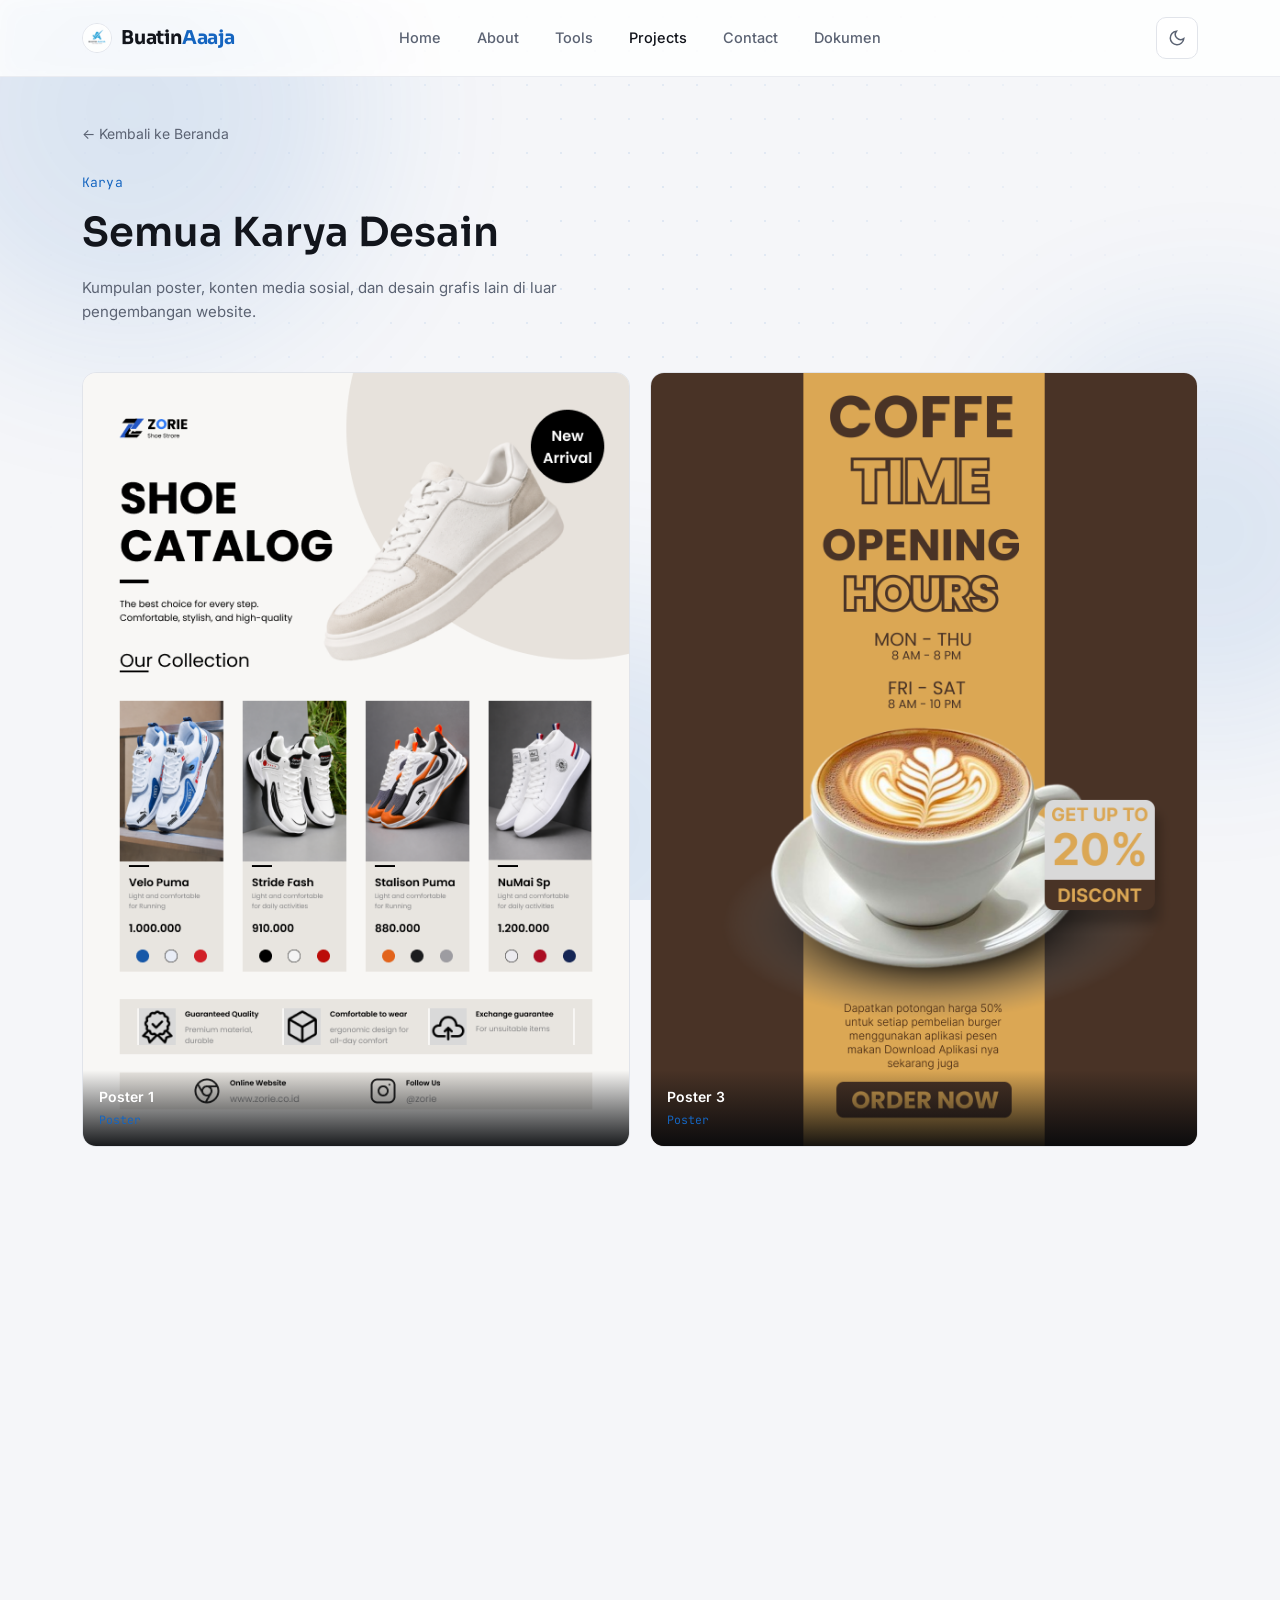
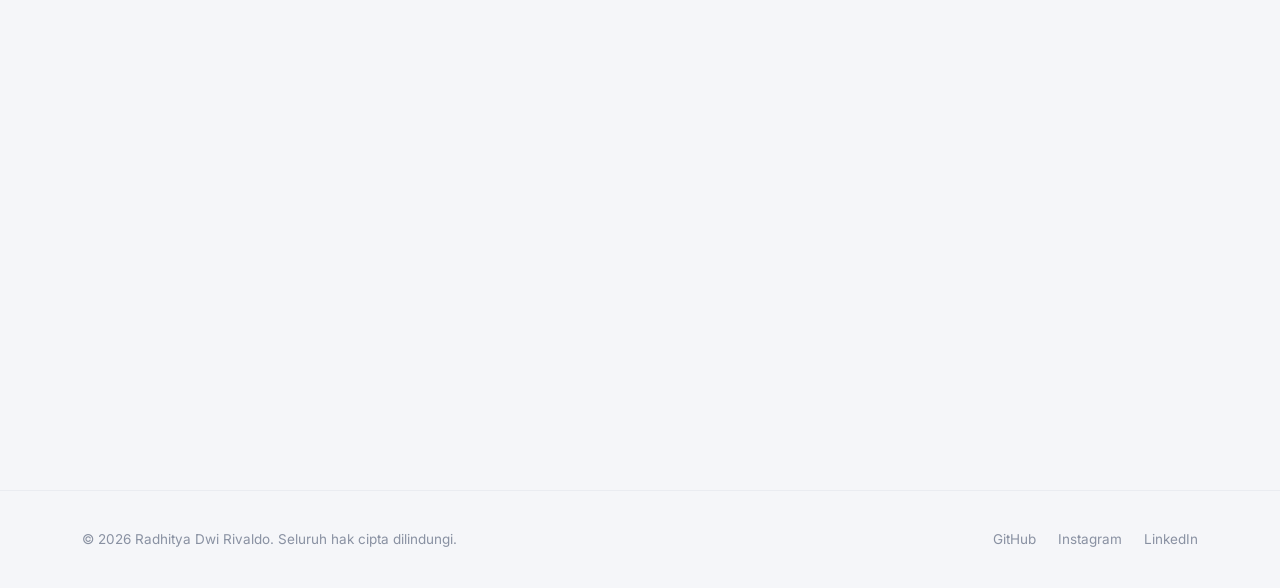
<file: designs.html>
<!DOCTYPE html>
<html lang="id">
<head>
<meta charset="UTF-8">
<meta name="viewport" content="width=device-width, initial-scale=1.0">
<title>Semua Karya Desain — Radhitya Dwi Rivaldo</title>
<link rel="preconnect" href="https://fonts.googleapis.com">
<link rel="preconnect" href="https://fonts.gstatic.com" crossorigin>
<link href="https://fonts.googleapis.com/css2?family=Sora:wght@400;500;600;700&family=Inter:wght@400;500;600&family=JetBrains+Mono:wght@400;500&display=swap" rel="stylesheet">
<script>
  (function(){
    var saved = localStorage.getItem('site_theme');
    var theme = saved || (window.matchMedia('(prefers-color-scheme: light)').matches ? 'light' : 'dark');
    if(theme === 'light') document.documentElement.setAttribute('data-theme', 'light');
  })();
</script>
<link rel="stylesheet" href="style.css">
</head>
<body>
<div class="bg-anim" aria-hidden="true"><span class="orb o1"></span><span class="orb o2"></span><span class="orb o3"></span></div>

<header>
  <nav class="wrap">
    <a href="index.html" class="logo">
      <img class="logo-mark" src="assets/logo.webp" alt="Logo" width="30" height="30">
      <span class="logo-text">Buatin<span>Aaaja</span></span>
    </a>
    <div class="nav-links">
      <a href="index.html#hero">Home</a>
      <a href="index.html#about">About</a>
      <a href="index.html#tools">Tools</a>
      <a href="index.html#projects" class="active">Projects</a>
      <a href="index.html#contact">Contact</a>
      <a href="dokumen.html">Dokumen</a>
    </div>
    <div class="nav-cta">
      <button class="theme-toggle" id="themeToggleBtn" aria-label="Ganti tema terang/gelap" type="button">
        <svg class="icon-sun" viewBox="0 0 24 24" fill="none" stroke="currentColor" stroke-width="2"><circle cx="12" cy="12" r="4"/><path d="M12 2v2M12 20v2M4.93 4.93l1.41 1.41M17.66 17.66l1.41 1.41M2 12h2M20 12h2M4.93 19.07l1.41-1.41M17.66 6.34l1.41-1.41"/></svg>
        <svg class="icon-moon" viewBox="0 0 24 24" fill="none" stroke="currentColor" stroke-width="2"><path d="M21 12.79A9 9 0 1 1 11.21 3 7 7 0 0 0 21 12.79z"/></svg>
      </button>
      <button class="hamburger" id="hamburgerBtn" aria-label="Buka menu navigasi">
        <svg id="iconMenu" viewBox="0 0 24 24" fill="none" stroke="currentColor" stroke-width="2"><line x1="3" y1="6" x2="21" y2="6"/><line x1="3" y1="12" x2="21" y2="12"/><line x1="3" y1="18" x2="21" y2="18"/></svg>
      </button>
    </div>
  </nav>
</header>
  <div class="mobile-panel" id="mobilePanel">
    <div class="mobile-panel-card">
      <div class="mp-head">
        <a href="index.html" class="mp-brand"><img class="logo-mark" src="assets/avatar-placeholder.svg" alt="Logo" width="30" height="30"><span class="mp-brand-text"><strong>BuatinAaaja</strong><small>Solusi Desain &amp; Web</small></span></a>
        <button type="button" class="mp-close" id="mpCloseBtn" aria-label="Tutup menu"><svg viewBox="0 0 24 24" fill="none" stroke="currentColor" stroke-width="2" stroke-linecap="round"><path d="M6 6l12 12M18 6 6 18"/></svg></button>
      </div>
      <div class="mp-links">
      <a href="index.html#hero"><span class="mp-ico"><svg viewBox="0 0 24 24" fill="none" stroke="currentColor" stroke-width="1.8" stroke-linecap="round" stroke-linejoin="round"><path d="M3 11.5 12 4l9 7.5"/><path d="M5 10v10h14V10"/></svg></span>Home</a>
      <a href="index.html#about"><span class="mp-ico"><svg viewBox="0 0 24 24" fill="none" stroke="currentColor" stroke-width="1.8" stroke-linecap="round" stroke-linejoin="round"><circle cx="12" cy="8" r="4"/><path d="M4 21c0-4 4-6 8-6s8 2 8 6"/></svg></span>About</a>
      <a href="index.html#tools"><span class="mp-ico"><svg viewBox="0 0 24 24" fill="none" stroke="currentColor" stroke-width="1.8" stroke-linecap="round" stroke-linejoin="round"><path d="M14.7 6.3a4 4 0 0 0-5.4 5.4L3 18l3 3 6.3-6.3a4 4 0 0 0 5.4-5.4l-2.6 2.6-2.4-.6-.6-2.4z"/></svg></span>Tools</a>
      <a href="index.html#projects"><span class="mp-ico"><svg viewBox="0 0 24 24" fill="none" stroke="currentColor" stroke-width="1.8" stroke-linecap="round" stroke-linejoin="round"><rect x="3" y="3" width="7" height="7" rx="1"/><rect x="14" y="3" width="7" height="7" rx="1"/><rect x="3" y="14" width="7" height="7" rx="1"/><rect x="14" y="14" width="7" height="7" rx="1"/></svg></span>Projects</a>
      <a href="index.html#contact"><span class="mp-ico"><svg viewBox="0 0 24 24" fill="none" stroke="currentColor" stroke-width="1.8" stroke-linecap="round" stroke-linejoin="round"><path d="M22 16.9v3a2 2 0 0 1-2.2 2 19.8 19.8 0 0 1-8.6-3.1 19.5 19.5 0 0 1-6-6A19.8 19.8 0 0 1 2.1 4.2 2 2 0 0 1 4.1 2h3a2 2 0 0 1 2 1.7c.1 1 .4 1.9.7 2.8a2 2 0 0 1-.5 2.1L8.1 9.9a16 16 0 0 0 6 6l1.3-1.3a2 2 0 0 1 2.1-.4c.9.3 1.8.6 2.8.7a2 2 0 0 1 1.7 2z"/></svg></span>Contact</a>
      <a href="dokumen.html"><span class="mp-ico"><svg viewBox="0 0 24 24" fill="none" stroke="currentColor" stroke-width="1.8" stroke-linecap="round" stroke-linejoin="round"><path d="M14 3H7a2 2 0 0 0-2 2v14a2 2 0 0 0 2 2h10a2 2 0 0 0 2-2V8z"/><path d="M14 3v5h5"/><path d="M9 13h6M9 17h6"/></svg></span>Dokumen</a>
      </div>
      <div class="mp-foot">
        <button type="button" class="mp-theme" id="mpThemeBtn">Ganti Tema Terang/Gelap</button>
      </div>
    </div>
  </div>

<section id="all-designs" style="padding-top:44px;">
  <div class="wrap">
    <a href="index.html" class="back-link">← Kembali ke Beranda</a>
    <p class="kicker">Karya</p>
    <h1 class="section-title">Semua Karya Desain</h1>
    <p class="subsection-desc" style="margin-top:-30px;">Kumpulan poster, konten media sosial, dan desain grafis lain di luar pengembangan website.</p>
    <div class="design-grid masonry" id="designGrid"></div>
    <div class="pagination" id="pagination"></div>
  </div>
</section>

<div class="modal-overlay" id="lightboxOverlay">
  <div class="modal lightbox-modal" id="lightboxContent"></div>
</div>

<footer>
  <div class="wrap footer-inner">
    <p>&copy; 2026 Radhitya Dwi Rivaldo. Seluruh hak cipta dilindungi.</p>
    <div class="footer-links">
      <a href="https://github.com/AndrasPedia">GitHub</a>
      <a href="https://www.instagram.com/dhitya.js?xtok=eXdxMm85Y2dmcnli">Instagram</a>
      <a href="https://www.linkedin.com/in/radhitya-dwi-rivaldo-95709a347/">LinkedIn</a>
    </div>
  </div>
</footer>

<script src="designs-data.js"></script>
<script src="designs-page.js"></script>
<script src="effects.js"></script>
</body>
</html>
</file>
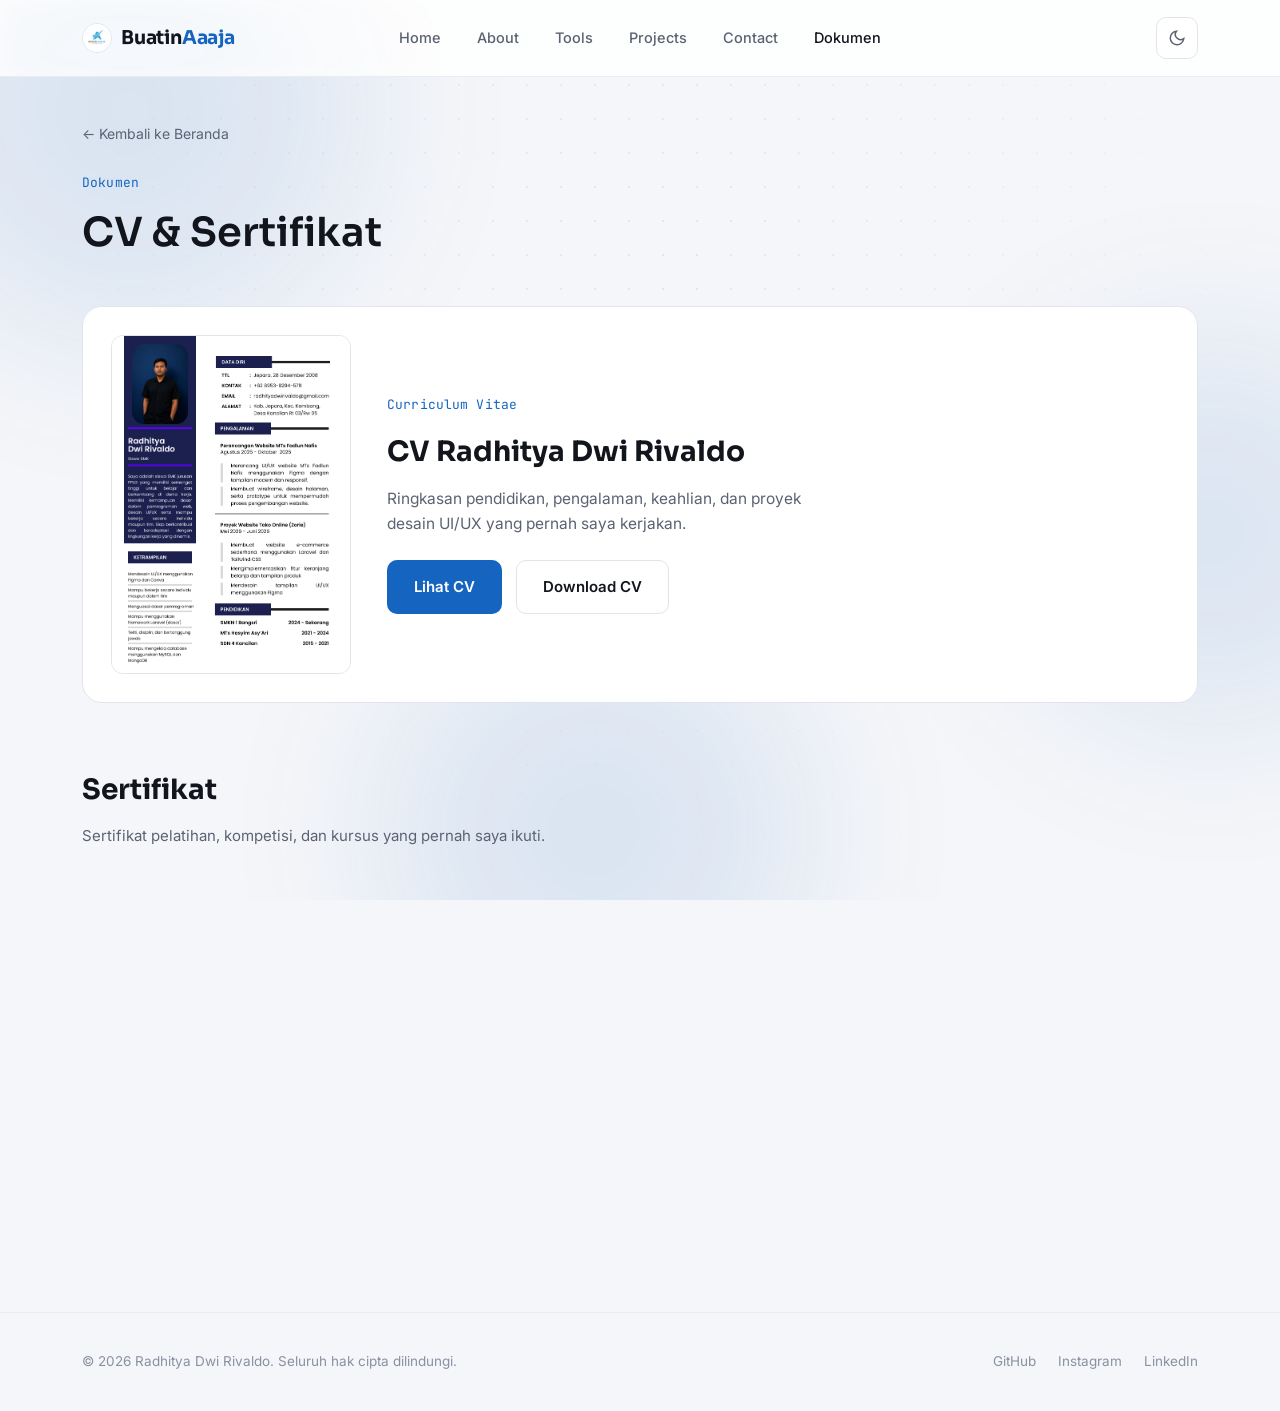
<file: dokumen.html>
<!DOCTYPE html>
<html lang="id">
<head>
<meta charset="UTF-8">
<meta name="viewport" content="width=device-width, initial-scale=1.0">
<title>CV &amp; Sertifikat — Radhitya Dwi Rivaldo</title>
<link rel="preconnect" href="https://fonts.googleapis.com">
<link rel="preconnect" href="https://fonts.gstatic.com" crossorigin>
<link href="https://fonts.googleapis.com/css2?family=Sora:wght@400;500;600;700&family=Inter:wght@400;500;600&family=JetBrains+Mono:wght@400;500&display=swap" rel="stylesheet">
<script>
  (function(){
    var saved = localStorage.getItem('site_theme');
    var theme = saved || (window.matchMedia('(prefers-color-scheme: light)').matches ? 'light' : 'dark');
    if(theme === 'light') document.documentElement.setAttribute('data-theme', 'light');
  })();
</script>
<link rel="stylesheet" href="style.css">
</head>
<body>
<div class="bg-anim" aria-hidden="true"><span class="orb o1"></span><span class="orb o2"></span><span class="orb o3"></span></div>

<header>
  <nav class="wrap">
    <a href="index.html" class="logo">
      <img class="logo-mark" src="assets/logo.webp" alt="Logo" width="30" height="30">
      <span class="logo-text">Buatin<span>Aaaja</span></span>
    </a>
    <div class="nav-links">
      <a href="index.html#hero">Home</a>
      <a href="index.html#about">About</a>
      <a href="index.html#tools">Tools</a>
      <a href="index.html#projects">Projects</a>
      <a href="index.html#contact">Contact</a>
      <a href="dokumen.html" class="active">Dokumen</a>
    </div>
    <div class="nav-cta">
      <button class="theme-toggle" id="themeToggleBtn" aria-label="Ganti tema terang/gelap" type="button">
        <svg class="icon-sun" viewBox="0 0 24 24" fill="none" stroke="currentColor" stroke-width="2"><circle cx="12" cy="12" r="4"/><path d="M12 2v2M12 20v2M4.93 4.93l1.41 1.41M17.66 17.66l1.41 1.41M2 12h2M20 12h2M4.93 19.07l1.41-1.41M17.66 6.34l1.41-1.41"/></svg>
        <svg class="icon-moon" viewBox="0 0 24 24" fill="none" stroke="currentColor" stroke-width="2"><path d="M21 12.79A9 9 0 1 1 11.21 3 7 7 0 0 0 21 12.79z"/></svg>
      </button>
      <button class="hamburger" id="hamburgerBtn" aria-label="Buka menu navigasi">
        <svg id="iconMenu" viewBox="0 0 24 24" fill="none" stroke="currentColor" stroke-width="2"><line x1="3" y1="6" x2="21" y2="6"/><line x1="3" y1="12" x2="21" y2="12"/><line x1="3" y1="18" x2="21" y2="18"/></svg>
      </button>
    </div>
  </nav>
</header>
  <div class="mobile-panel" id="mobilePanel">
    <div class="mobile-panel-card">
      <div class="mp-head">
        <a href="index.html" class="mp-brand"><img class="logo-mark" src="assets/logo.webp" alt="Logo" width="30" height="30"><span class="mp-brand-text"><strong>BuatinAaaja</strong><small>Solusi Desain &amp; Web</small></span></a>
        <button type="button" class="mp-close" id="mpCloseBtn" aria-label="Tutup menu"><svg viewBox="0 0 24 24" fill="none" stroke="currentColor" stroke-width="2" stroke-linecap="round"><path d="M6 6l12 12M18 6 6 18"/></svg></button>
      </div>
      <div class="mp-links">
      <a href="index.html#hero"><span class="mp-ico"><svg viewBox="0 0 24 24" fill="none" stroke="currentColor" stroke-width="1.8" stroke-linecap="round" stroke-linejoin="round"><path d="M3 11.5 12 4l9 7.5"/><path d="M5 10v10h14V10"/></svg></span>Home</a>
      <a href="index.html#about"><span class="mp-ico"><svg viewBox="0 0 24 24" fill="none" stroke="currentColor" stroke-width="1.8" stroke-linecap="round" stroke-linejoin="round"><circle cx="12" cy="8" r="4"/><path d="M4 21c0-4 4-6 8-6s8 2 8 6"/></svg></span>About</a>
      <a href="index.html#tools"><span class="mp-ico"><svg viewBox="0 0 24 24" fill="none" stroke="currentColor" stroke-width="1.8" stroke-linecap="round" stroke-linejoin="round"><path d="M14.7 6.3a4 4 0 0 0-5.4 5.4L3 18l3 3 6.3-6.3a4 4 0 0 0 5.4-5.4l-2.6 2.6-2.4-.6-.6-2.4z"/></svg></span>Tools</a>
      <a href="index.html#projects"><span class="mp-ico"><svg viewBox="0 0 24 24" fill="none" stroke="currentColor" stroke-width="1.8" stroke-linecap="round" stroke-linejoin="round"><rect x="3" y="3" width="7" height="7" rx="1"/><rect x="14" y="3" width="7" height="7" rx="1"/><rect x="3" y="14" width="7" height="7" rx="1"/><rect x="14" y="14" width="7" height="7" rx="1"/></svg></span>Projects</a>
      <a href="index.html#contact"><span class="mp-ico"><svg viewBox="0 0 24 24" fill="none" stroke="currentColor" stroke-width="1.8" stroke-linecap="round" stroke-linejoin="round"><path d="M22 16.9v3a2 2 0 0 1-2.2 2 19.8 19.8 0 0 1-8.6-3.1 19.5 19.5 0 0 1-6-6A19.8 19.8 0 0 1 2.1 4.2 2 2 0 0 1 4.1 2h3a2 2 0 0 1 2 1.7c.1 1 .4 1.9.7 2.8a2 2 0 0 1-.5 2.1L8.1 9.9a16 16 0 0 0 6 6l1.3-1.3a2 2 0 0 1 2.1-.4c.9.3 1.8.6 2.8.7a2 2 0 0 1 1.7 2z"/></svg></span>Contact</a>
      <a href="dokumen.html"><span class="mp-ico"><svg viewBox="0 0 24 24" fill="none" stroke="currentColor" stroke-width="1.8" stroke-linecap="round" stroke-linejoin="round"><path d="M14 3H7a2 2 0 0 0-2 2v14a2 2 0 0 0 2 2h10a2 2 0 0 0 2-2V8z"/><path d="M14 3v5h5"/><path d="M9 13h6M9 17h6"/></svg></span>Dokumen</a>
      </div>
      <div class="mp-foot">
        <button type="button" class="mp-theme" id="mpThemeBtn">Ganti Tema Terang/Gelap</button>
      </div>
    </div>
  </div>

<section id="documents" style="padding-top:44px;">
  <div class="wrap">
    <a href="index.html" class="back-link">← Kembali ke Beranda</a>
    <p class="kicker">Dokumen</p>
    <h1 class="section-title">CV &amp; Sertifikat</h1>

    <div class="cv-card" id="cvCard">
      <div class="cv-preview"><img src="assets/CV.png" alt="Pratinjau CV Radhitya Dwi Rivaldo"></div>
      <div class="cv-info">
        <p class="kicker">Curriculum Vitae</p>
        <h2>CV Radhitya Dwi Rivaldo</h2>
        <p class="cv-desc">Ringkasan pendidikan, pengalaman, keahlian, dan proyek desain UI/UX yang pernah saya kerjakan.</p>
        <div class="cv-actions">
          <a class="btn btn-primary" href="assets/CV.png" target="_blank" rel="noopener">Lihat CV</a>
          <a class="btn btn-outline" href="assets/CV.png" download>Download CV</a>
        </div>
      </div>
    </div>

    <h2 class="subsection-title" id="certTitle">Sertifikat</h2>
    <p class="subsection-desc" style="margin-top:-8px;">Sertifikat pelatihan, kompetisi, dan kursus yang pernah saya ikuti.</p>
    <div class="cert-grid" id="certGrid"></div>
  </div>
</section>

<div class="modal-overlay" id="lightboxOverlay">
  <div class="modal lightbox-modal" id="lightboxContent"></div>
</div>

<footer>
  <div class="wrap footer-inner">
    <p>&copy; 2026 Radhitya Dwi Rivaldo. Seluruh hak cipta dilindungi.</p>
    <div class="footer-links">
      <a href="https://github.com/AndrasPedia">GitHub</a>
      <a href="https://www.instagram.com/dhitya.js?xtok=eXdxMm85Y2dmcnli">Instagram</a>
      <a href="https://www.linkedin.com/in/radhitya-dwi-rivaldo-95709a347/">LinkedIn</a>
    </div>
  </div>
</footer>

<script src="dokumen.js"></script>
<script src="effects.js"></script>
</body>
</html>
</file>
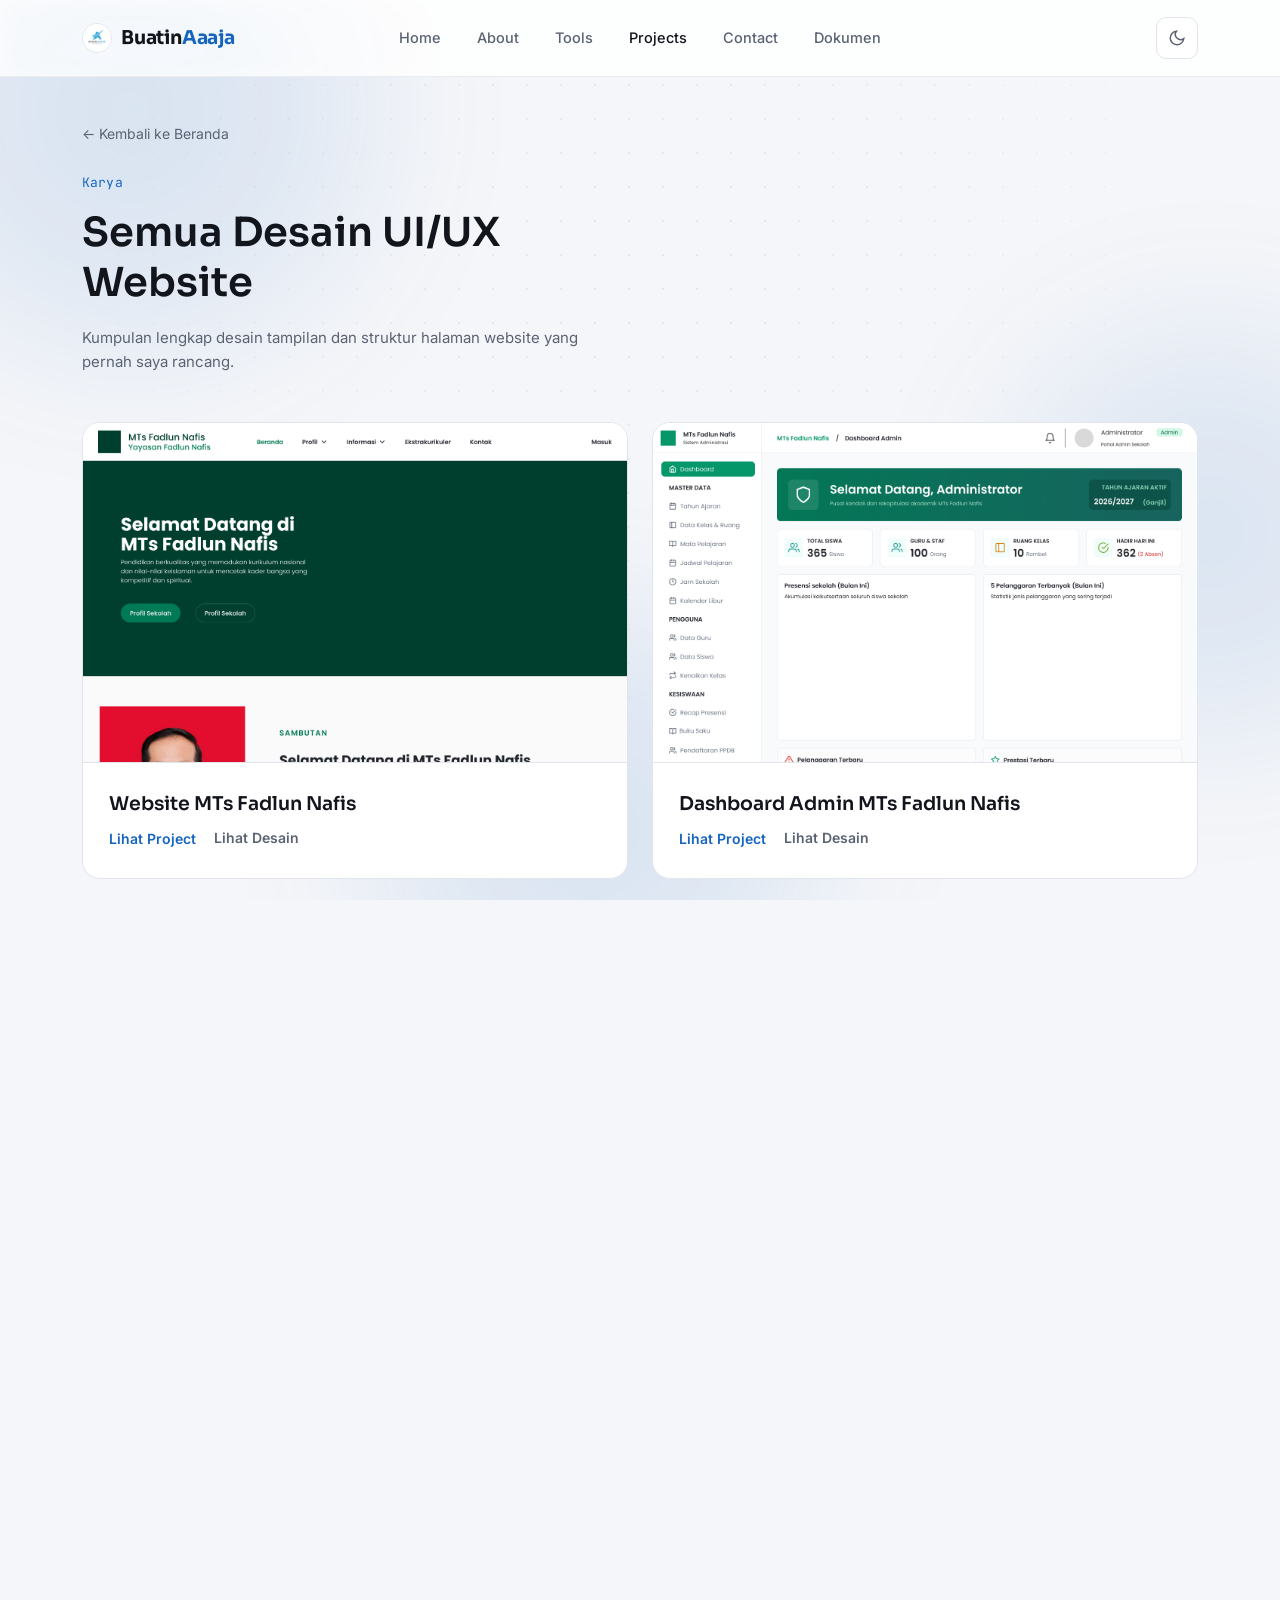
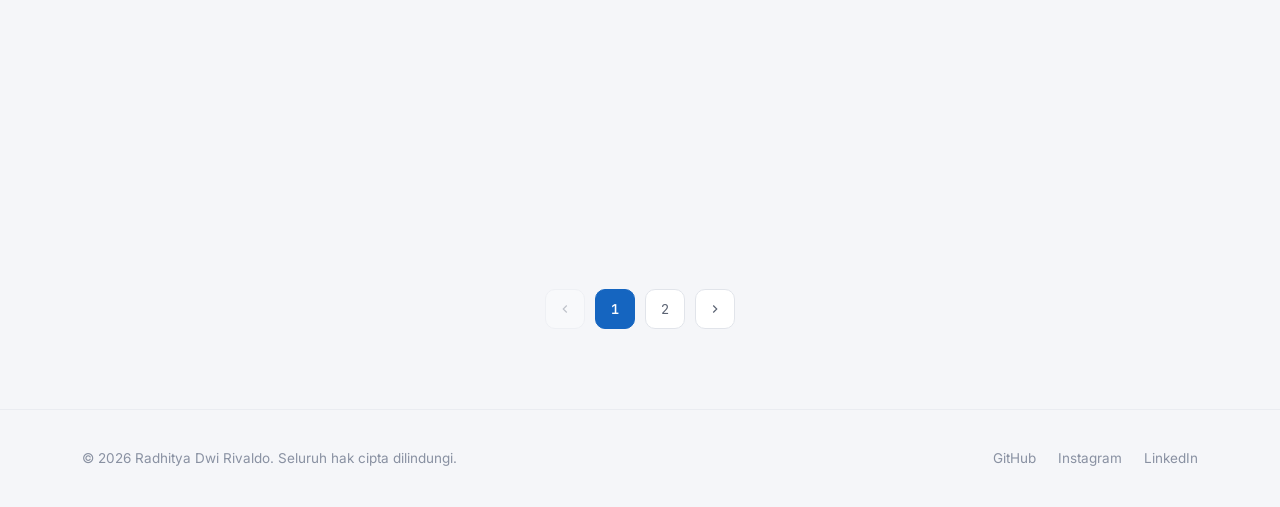
<file: projects.html>
<!DOCTYPE html>
<html lang="id">
<head>
<meta charset="UTF-8">
<meta name="viewport" content="width=device-width, initial-scale=1.0">
<title>Semua Desain UI/UX Website — Radhitya Dwi Rivaldo</title>
<link rel="preconnect" href="https://fonts.googleapis.com">
<link rel="preconnect" href="https://fonts.gstatic.com" crossorigin>
<link href="https://fonts.googleapis.com/css2?family=Sora:wght@400;500;600;700&family=Inter:wght@400;500;600&family=JetBrains+Mono:wght@400;500&display=swap" rel="stylesheet">
<script>
  (function(){
    var saved = localStorage.getItem('site_theme');
    var theme = saved || (window.matchMedia('(prefers-color-scheme: light)').matches ? 'light' : 'dark');
    if(theme === 'light') document.documentElement.setAttribute('data-theme', 'light');
  })();
</script>
<link rel="stylesheet" href="style.css">
</head>
<body>
<div class="bg-anim" aria-hidden="true"><span class="orb o1"></span><span class="orb o2"></span><span class="orb o3"></span></div>

<header>
  <nav class="wrap">
    <a href="index.html" class="logo">
      <img class="logo-mark" src="assets/logo.webp" alt="Logo" width="30" height="30">
      <span class="logo-text">Buatin<span>Aaaja</span></span>
    </a>
    <div class="nav-links">
      <a href="index.html#hero">Home</a>
      <a href="index.html#about">About</a>
      <a href="index.html#tools">Tools</a>
      <a href="projects.html" class="active">Projects</a>
      <a href="index.html#contact">Contact</a>
      <a href="dokumen.html">Dokumen</a>
    </div>
    <div class="nav-cta">
      <button class="theme-toggle" id="themeToggleBtn" aria-label="Ganti tema terang/gelap" type="button">
        <svg class="icon-sun" viewBox="0 0 24 24" fill="none" stroke="currentColor" stroke-width="2"><circle cx="12" cy="12" r="4"/><path d="M12 2v2M12 20v2M4.93 4.93l1.41 1.41M17.66 17.66l1.41 1.41M2 12h2M20 12h2M4.93 19.07l1.41-1.41M17.66 6.34l1.41-1.41"/></svg>
        <svg class="icon-moon" viewBox="0 0 24 24" fill="none" stroke="currentColor" stroke-width="2"><path d="M21 12.79A9 9 0 1 1 11.21 3 7 7 0 0 0 21 12.79z"/></svg>
      </button>
      <button class="hamburger" id="hamburgerBtn" aria-label="Buka menu navigasi">
        <svg id="iconMenu" viewBox="0 0 24 24" fill="none" stroke="currentColor" stroke-width="2"><line x1="3" y1="6" x2="21" y2="6"/><line x1="3" y1="12" x2="21" y2="12"/><line x1="3" y1="18" x2="21" y2="18"/></svg>
      </button>
    </div>
  </nav>
</header>
  <div class="mobile-panel" id="mobilePanel">
    <div class="mobile-panel-card">
      <div class="mp-head">
        <a href="index.html" class="mp-brand"><img class="logo-mark" src="assets/avatar-placeholder.svg" alt="Logo" width="30" height="30"><span class="mp-brand-text"><strong>BuatinAaaja</strong><small>Solusi Desain &amp; Web</small></span></a>
        <button type="button" class="mp-close" id="mpCloseBtn" aria-label="Tutup menu"><svg viewBox="0 0 24 24" fill="none" stroke="currentColor" stroke-width="2" stroke-linecap="round"><path d="M6 6l12 12M18 6 6 18"/></svg></button>
      </div>
      <div class="mp-links">
      <a href="index.html#hero"><span class="mp-ico"><svg viewBox="0 0 24 24" fill="none" stroke="currentColor" stroke-width="1.8" stroke-linecap="round" stroke-linejoin="round"><path d="M3 11.5 12 4l9 7.5"/><path d="M5 10v10h14V10"/></svg></span>Home</a>
      <a href="index.html#about"><span class="mp-ico"><svg viewBox="0 0 24 24" fill="none" stroke="currentColor" stroke-width="1.8" stroke-linecap="round" stroke-linejoin="round"><circle cx="12" cy="8" r="4"/><path d="M4 21c0-4 4-6 8-6s8 2 8 6"/></svg></span>About</a>
      <a href="index.html#tools"><span class="mp-ico"><svg viewBox="0 0 24 24" fill="none" stroke="currentColor" stroke-width="1.8" stroke-linecap="round" stroke-linejoin="round"><path d="M14.7 6.3a4 4 0 0 0-5.4 5.4L3 18l3 3 6.3-6.3a4 4 0 0 0 5.4-5.4l-2.6 2.6-2.4-.6-.6-2.4z"/></svg></span>Tools</a>
      <a href="projects.html"><span class="mp-ico"><svg viewBox="0 0 24 24" fill="none" stroke="currentColor" stroke-width="1.8" stroke-linecap="round" stroke-linejoin="round"><rect x="3" y="3" width="7" height="7" rx="1"/><rect x="14" y="3" width="7" height="7" rx="1"/><rect x="3" y="14" width="7" height="7" rx="1"/><rect x="14" y="14" width="7" height="7" rx="1"/></svg></span>Projects</a>
      <a href="index.html#contact"><span class="mp-ico"><svg viewBox="0 0 24 24" fill="none" stroke="currentColor" stroke-width="1.8" stroke-linecap="round" stroke-linejoin="round"><path d="M22 16.9v3a2 2 0 0 1-2.2 2 19.8 19.8 0 0 1-8.6-3.1 19.5 19.5 0 0 1-6-6A19.8 19.8 0 0 1 2.1 4.2 2 2 0 0 1 4.1 2h3a2 2 0 0 1 2 1.7c.1 1 .4 1.9.7 2.8a2 2 0 0 1-.5 2.1L8.1 9.9a16 16 0 0 0 6 6l1.3-1.3a2 2 0 0 1 2.1-.4c.9.3 1.8.6 2.8.7a2 2 0 0 1 1.7 2z"/></svg></span>Contact</a>
      <a href="dokumen.html"><span class="mp-ico"><svg viewBox="0 0 24 24" fill="none" stroke="currentColor" stroke-width="1.8" stroke-linecap="round" stroke-linejoin="round"><path d="M14 3H7a2 2 0 0 0-2 2v14a2 2 0 0 0 2 2h10a2 2 0 0 0 2-2V8z"/><path d="M14 3v5h5"/><path d="M9 13h6M9 17h6"/></svg></span>Dokumen</a>
      </div>
      <div class="mp-foot">
        <button type="button" class="mp-theme" id="mpThemeBtn">Ganti Tema Terang/Gelap</button>
      </div>
    </div>
  </div>

<section id="all-projects" style="padding-top:44px;">
  <div class="wrap">
    <a href="index.html" class="back-link">← Kembali ke Beranda</a>
    <p class="kicker">Karya</p>
    <h1 class="section-title">Semua Desain UI/UX Website</h1>
    <p class="subsection-desc" style="margin-top:-30px;">Kumpulan lengkap desain tampilan dan struktur halaman website yang pernah saya rancang.</p>
    <div class="projects-grid compact-preview" id="projectsGrid"></div>
    <div class="pagination" id="pagination"></div>
  </div>
</section>

<div class="modal-overlay" id="modalOverlay">
  <div class="modal" id="modalContent"></div>
</div>

<footer>
  <div class="wrap footer-inner">
    <p>&copy; 2026 Radhitya Dwi Rivaldo. Seluruh hak cipta dilindungi.</p>
    <div class="footer-links">
      <a href="https://github.com/AndrasPedia">GitHub</a>
      <a href="https://www.instagram.com/dhitya.js?xtok=eXdxMm85Y2dmcnli">Instagram</a>
      <a href="https://www.linkedin.com/in/radhitya-dwi-rivaldo-95709a347/">LinkedIn</a>
    </div>
  </div>
</footer>

<script src="projects-data.js"></script>
<script src="projects-page.js"></script>
<script src="effects.js"></script>
</body>
</html>
</file>
<file: style.css>
:root{
    --bg:#0A0D12;
    --bg-alt:#0E1218;
    --surface:#12161F;
    --surface-2:#171C26;
    --border:#232A38;
    --border-soft:#1A2028;
    --text:#E9ECF3;
    --text-dim:#8B93A7;
    --text-faint:#5B6377;
    --accent:#3B9EFF;
    --accent-dim:#2277CC;
    --accent-wash:rgba(59,158,255,0.09);
    --header-bg:rgba(10,13,18,0.82);
    --header-bg-compact:rgba(10,13,18,0.96);
    --btn-primary-text:#FFFFFF;
    --radius:14px;
    --maxw:1180px;
  }
  [data-theme="light"]{
    --bg:#F5F6F9;
    --bg-alt:#FFFFFF;
    --surface:#FFFFFF;
    --surface-2:#F0F2F6;
    --border:#E1E4EA;
    --border-soft:#EAECF1;
    --text:#12151C;
    --text-dim:#5B6373;
    --text-faint:#8991A2;
    --accent:#1565C0;
    --accent-dim:#0D4C94;
    --accent-wash:rgba(21,101,192,0.08);
    --header-bg:rgba(255,255,255,0.82);
    --header-bg-compact:rgba(255,255,255,0.96);
    --btn-primary-text:#FFFFFF;
  }
  *{box-sizing:border-box;}
  html{scroll-behavior:smooth;}
  body{
    margin:0;
    background:var(--bg);
    color:var(--text);
    font-family:'Inter',sans-serif;
    line-height:1.6;
    -webkit-font-smoothing:antialiased;
    transition:background-color .3s ease, color .3s ease;
  }
  h1,h2,h3,.display{font-family:'Sora',sans-serif;}
  a{color:inherit;text-decoration:none;}
  img{max-width:100%;display:block;}
  .wrap{max-width:var(--maxw);margin:0 auto;padding:0 32px;}
  section{padding:80px 0;border-bottom:1px solid var(--border-soft);overflow-x:hidden;overflow-y:visible;}
  .kicker{
    font-family:'JetBrains Mono',monospace;
    font-size:13px;
    color:var(--accent);
    margin:0 0 14px;
    letter-spacing:0.01em;
  }
  .section-title{font-size:clamp(28px,3.4vw,40px);font-weight:600;margin:0 0 48px;max-width:560px;line-height:1.25;}
  .btn{
    display:inline-flex;align-items:center;gap:8px;
    padding:14px 26px;border-radius:10px;
    font-family:'Inter',sans-serif;font-weight:600;font-size:15px;
    cursor:pointer;border:1px solid transparent;
    transition:transform .18s ease, background .18s ease, border-color .18s ease;
  }
  .btn:active{transform:scale(0.97);}
  .btn-primary{background:var(--accent);color:var(--btn-primary-text);}
  .btn-primary:hover{background:#4CEFD5;}
  .btn-outline{border-color:var(--border);color:var(--text);}
  .btn-outline:hover{border-color:var(--text-dim);background:var(--surface);}

  /* NAV */
  header{
    position:sticky;top:0;z-index:50;
    background:var(--header-bg);
    backdrop-filter:blur(10px);
    border-bottom:1px solid var(--border-soft);
    animation:navIn .7s cubic-bezier(.16,1,.3,1) both;
    transition:background .3s ease;
  }
  @keyframes navIn{
    from{opacity:0;transform:translateY(-18px);}
    to{opacity:1;transform:translateY(0);}
  }
  header.nav-compact{background:var(--header-bg-compact);}
  nav.wrap{
    display:flex;align-items:center;justify-content:space-between;
    height:76px;padding-top:0;padding-bottom:0;
    transition:height .3s ease;
  }
  header.nav-compact nav.wrap{height:58px;}
  @media (min-width:921px){
    nav.wrap{display:grid;grid-template-columns:1fr auto 1fr;}
    nav.wrap .logo{justify-self:start;}
    nav.wrap .nav-cta{justify-self:end;}
  }
  .logo{font-family:'Sora',sans-serif;font-weight:700;font-size:19px;letter-spacing:-0.01em;display:flex;align-items:center;gap:9px;}
  .logo-mark{flex-shrink:0;width:30px;height:30px;border-radius:50%;object-fit:cover;border:1px solid var(--border);}
  .logo-text span{color:var(--accent);}
  .nav-links{display:flex;align-items:center;gap:36px;position:relative;}
  .nav-links a{font-size:14.5px;color:var(--text-dim);font-weight:500;transition:color .15s;}
  .nav-links a:hover{color:var(--text);}
  .nav-links a.active{color:var(--text);}
  .nav-indicator{
    position:absolute;left:0;bottom:-11px;height:2px;width:0;
    background:var(--accent);border-radius:2px;transform:translateX(0);
    transition:transform .35s cubic-bezier(.65,0,.35,1), width .35s cubic-bezier(.65,0,.35,1);
  }
  .nav-cta{display:flex;align-items:center;gap:18px;}
  .theme-toggle{
    width:42px;height:42px;border-radius:10px;border:1px solid var(--border);background:var(--surface);
    display:flex;align-items:center;justify-content:center;cursor:pointer;color:var(--text-dim);
    transition:border-color .15s ease, color .15s ease, background-color .2s ease;
  }
  .theme-toggle:hover{border-color:var(--text-dim);color:var(--text);}
  .theme-toggle svg{width:18px;height:18px;}
  .theme-toggle .icon-moon{display:none;}
  [data-theme="light"] .theme-toggle .icon-sun{display:none;}
  [data-theme="light"] .theme-toggle .icon-moon{display:block;}
  .hamburger{display:none;background:none;border:none;color:var(--text);cursor:pointer;padding:6px;}
  .hamburger svg{width:24px;height:24px;}
  .mobile-panel{
    display:none;position:fixed;inset:0;top:0 !important;z-index:100;
    justify-content:flex-end;
    background:rgba(0,0,0,0.45);-webkit-backdrop-filter:blur(4px);backdrop-filter:blur(4px);
  }
  .mobile-panel.open{display:flex;animation:mpFade .25s ease;}
  .mobile-panel-card{
    width:min(300px,82vw);height:100%;
    background:var(--bg-alt);border-left:1px solid var(--border);
    display:flex;flex-direction:column;
    box-shadow:-12px 0 40px rgba(0,0,0,0.35);
    animation:mpSlide .28s cubic-bezier(.22,.8,.3,1);
  }
  @keyframes mpSlide{from{transform:translateX(100%);}to{transform:translateX(0);}}
  @keyframes mpFade{from{opacity:0;}to{opacity:1;}}
  .mp-head{display:flex;align-items:center;justify-content:space-between;padding:18px 18px 16px;}
  .mp-brand{display:flex;align-items:center;gap:10px;min-width:0;}
  .mp-brand-text{display:flex;flex-direction:column;line-height:1.25;}
  .mp-brand-text strong{font-size:14.5px;color:var(--text);}
  .mp-brand-text small{font-size:10.5px;letter-spacing:0.06em;text-transform:uppercase;color:var(--accent);}
  .mp-close{background:none;border:none;color:var(--text-dim);cursor:pointer;padding:6px;display:flex;}
  .mp-close svg{width:20px;height:20px;}
  .mp-links{display:flex;flex-direction:column;gap:6px;padding:8px 14px;flex:1;overflow-y:auto;}
  .mobile-panel .mp-links a{
    display:flex;align-items:center;gap:14px;padding:10px 12px;border-radius:12px;border:none;
    font-size:15px;font-weight:500;color:var(--text);text-align:left;transition:background .2s,color .2s;
  }
  .mp-ico{width:36px;height:36px;border-radius:10px;background:var(--bg);border:1px solid var(--border-soft);display:flex;align-items:center;justify-content:center;color:var(--text-dim);flex-shrink:0;}
  .mp-ico svg{width:18px;height:18px;}
  .mobile-panel .mp-links a:hover{background:var(--accent-wash);}
  .mobile-panel .mp-links a.active{background:var(--accent-wash);color:var(--accent);font-weight:600;}
  .mp-links a.active .mp-ico{background:var(--accent);border-color:var(--accent);color:var(--btn-primary-text);}
  .mp-foot{padding:14px 16px 22px;border-top:1px solid var(--border-soft);}
  .mp-theme{width:100%;padding:12px;border-radius:12px;background:var(--bg);border:1px solid var(--border);color:var(--text);font:inherit;font-size:14px;font-weight:500;cursor:pointer;}
  .mp-theme:hover{border-color:var(--accent-dim);}

  /* HERO */
  #hero{padding-top:16px;padding-bottom:72px;position:relative;overflow:hidden;}
  .hero-grid{
    display:grid;grid-template-columns:1fr;justify-items:center;text-align:center;
  }
  .hero-eyebrow{
    font-family:'JetBrains Mono',monospace;color:var(--accent);font-size:14px;margin-bottom:22px;
  }
  h1.hero-name{
    position:relative;
    width:fit-content;
    font-weight:700;
    letter-spacing:-0.02em;
    margin:6px auto 28px;
  }
  .hero-name-line{
    display:block;
    font-size:clamp(42px,6.4vw,74px);
    line-height:1.02;
  }
  .hero-name-line:last-child{margin-top:0;margin-left:0;}
  .hero-desc{margin-left:auto;margin-right:auto;}
  .hero-actions{justify-content:center;}
  .hero-role{font-size:clamp(19px,2.2vw,24px);color:var(--text-dim);font-weight:500;margin:0 0 26px;}
  .hero-desc{font-size:16.5px;color:var(--text-dim);max-width:480px;margin:0 0 38px;}
  .hero-actions{display:flex;gap:14px;flex-wrap:wrap;}
  .hero-visual{
    position:relative;aspect-ratio:1/1;border-radius:20px;
    background:var(--surface);border:1px solid var(--border);
    display:flex;align-items:center;justify-content:center;
    overflow:hidden;
  }
  .hero-visual::before{
    content:"";position:absolute;inset:0;
    background-image:
      linear-gradient(var(--border-soft) 1px, transparent 1px),
      linear-gradient(90deg, var(--border-soft) 1px, transparent 1px);
    background-size:28px 28px;opacity:0.5;
  }
  .avatar-frame{
    position:relative;width:64%;aspect-ratio:1/1;border-radius:16px;
    background:linear-gradient(155deg,#151B26,#0D1117);
    border:none;
    display:flex;align-items:center;justify-content:center;
    overflow:hidden;
  }
  .avatar-frame img{width:100%;height:100%;object-fit:cover;display:block;}
  .avatar-frame::after{
    content:"</>";position:absolute;bottom:16px;right:18px;
    font-family:'JetBrains Mono',monospace;font-size:13px;color:var(--text-faint);
  }

  /* ABOUT */
  .about-grid{display:grid;grid-template-columns:1.3fr 0.7fr;gap:56px;align-items:start;}
  .about-text p:not(.kicker){font-size:16px;color:var(--text-dim);margin:0 0 18px;max-width:480px;}
  .about-side{display:flex;flex-direction:column;gap:20px;}
  .about-photo{
    position:relative;aspect-ratio:1/1;border-radius:20px;
    background:none;border:none;
    display:flex;align-items:center;justify-content:center;overflow:visible;
  }
  .about-photo::before{
    display:none;
    content:"";position:absolute;inset:0;
    background-image:
      linear-gradient(var(--border-soft) 1px, transparent 1px),
      linear-gradient(90deg, var(--border-soft) 1px, transparent 1px);
    background-size:24px 24px;opacity:0.5;
  }
  .about-photo .avatar-frame{width:78%;}
  .stat-grid{display:grid;grid-template-columns:repeat(3,1fr);gap:12px;}
  .stat-card{
    background:var(--surface);border:1px solid var(--border);border-radius:var(--radius);
    padding:20px 14px;
  }
  .stat-num{font-family:'Sora',sans-serif;font-size:30px;font-weight:700;color:var(--accent);margin:0 0 6px;}
  .stat-label{font-size:12.5px;color:var(--text-dim);margin:0;}

  /* TOOLS */
  .tools-grid{display:grid;grid-template-columns:repeat(3,1fr);gap:16px;}
  .tool-card{
    background:var(--surface);border:1px solid var(--border);border-radius:var(--radius);
    padding:24px;display:flex;gap:16px;align-items:flex-start;
    transition:border-color .18s ease;
  }
  .tool-card:hover{border-color:var(--accent-dim);}
  .tool-icon{
    width:42px;height:42px;border-radius:10px;background:var(--accent-wash);
    display:flex;align-items:center;justify-content:center;flex-shrink:0;
    font-family:'JetBrains Mono',monospace;font-size:15px;color:var(--accent);font-weight:500;
  }
  .tool-icon img{width:26px;height:26px;object-fit:contain;display:block;}
  .tool-icon:not(.no-img){background:#F2F5FA;}
  .tool-name{font-weight:600;font-size:15.5px;margin:0 0 4px;}
  .tool-desc{font-size:13.5px;color:var(--text-dim);margin:0;line-height:1.5;}

  /* PROJECTS */
  .projects-grid{display:grid;grid-template-columns:1fr 1fr;gap:24px;align-items:start;}
  .projects-grid.compact-preview .project-desc,
  .projects-grid.compact-preview .project-tags{display:none;}
  .projects-grid.compact-preview .project-thumb{aspect-ratio:16/10 !important;}
  .project-card{
    background:var(--surface);border:1px solid var(--border);border-radius:18px;
    overflow:hidden;transition:border-color .18s ease, transform .18s ease;
    display:flex;flex-direction:column;
  }
  .project-card:hover{border-color:var(--accent-dim);transform:translateY(-3px);}
  .project-card-clickable{cursor:pointer;}
  .project-thumb{
    aspect-ratio:16/10;background:var(--surface-2);
    position:relative;border-bottom:1px solid var(--border);
    overflow:hidden;
  }
  .project-thumb.portrait{aspect-ratio:3/4;}
  .project-thumb img{width:100%;height:100%;object-fit:cover;display:block;}
  .project-body{padding:26px 26px 28px;flex:1;display:flex;flex-direction:column;}
  .project-name{font-size:19px;font-weight:600;margin:0 0 8px;}
  .project-desc{font-size:14.5px;color:var(--text-dim);margin:0 0 18px;flex:1;}
  .project-tags{display:flex;flex-wrap:wrap;gap:8px;margin-bottom:22px;}
  .tag{
    font-family:'JetBrains Mono',monospace;font-size:12px;color:var(--text-dim);
    background:var(--surface-2);border:1px solid var(--border);padding:4px 10px;border-radius:6px;
  }
  .project-actions{display:flex;align-items:center;gap:18px;}
  .project-link{
    font-size:14px;font-weight:600;color:var(--accent);display:inline-flex;align-items:center;gap:6px;
    background:none;border:none;padding:0;cursor:pointer;font-family:'Inter',sans-serif;
  }
  .project-link-outline{color:var(--text-dim);}
  .project-link-outline:hover{color:var(--text);}

  .subsection-desc{font-size:15px;color:var(--text-dim);max-width:520px;margin:-30px 0 48px;}
  .subsection-gap{height:0;border-top:1px solid var(--border-soft);margin:48px 0 40px;}

  /* DESIGN WORKS */
  .design-grid{
    display:grid;grid-template-columns:repeat(3, 1fr);gap:20px;align-items:start;
  }
  .projects-grid.masonry{
    display:block;column-count:2;column-gap:24px;
  }
  .projects-grid.masonry .project-card{
    break-inside:avoid;margin-bottom:24px;width:100%;height:auto;
  }
  .design-grid.masonry{
    display:block;column-count:2;column-gap:20px;
  }
  .design-grid.masonry .design-card{
    break-inside:avoid;margin-bottom:20px;width:100%;
  }
  .design-grid.a4-row{
    display:grid;grid-template-columns:repeat(3, 1fr);gap:20px;
  }
  .design-grid.a4-row .design-card{aspect-ratio:210/297;}
  .design-grid.a4-row .design-card img{width:100%;height:100%;object-fit:cover;}
  .design-card{
    position:relative;border-radius:14px;overflow:hidden;cursor:default;
    border:1px solid var(--border);background:var(--surface-2);
    transition:border-color .18s ease, transform .18s ease;
    min-height:160px;
  }
  .mobile-card{cursor:pointer;}
  .mobile-card:hover{border-color:var(--accent-dim);transform:translateY(-3px);}
  .mobile-grid{display:grid;grid-template-columns:repeat(4, 1fr);gap:20px;}
  .mobile-card{aspect-ratio:9/16;}
  .design-card img{width:100%;height:auto;display:block;}
  .design-card-overlay{
    position:absolute;left:0;right:0;bottom:0;padding:16px;
    background:linear-gradient(180deg, transparent, rgba(6,8,11,0.92));
  }
  .design-card-title{font-size:14px;font-weight:600;color:#fff;margin:0 0 3px;}
  .design-card-tag{font-family:'JetBrains Mono',monospace;font-size:11.5px;color:var(--accent);margin:0;}
  .lightbox-modal{max-width:820px;padding:40px;}
  .lightbox-modal img{width:100%;max-height:70vh;object-fit:contain;border-radius:12px;display:block;margin-bottom:20px;}
  .lightbox-modal h3{font-size:20px;margin:0 0 6px;}
  .lightbox-modal .modal-role{margin-bottom:0;}
  .lightbox-flex{display:flex;gap:32px;align-items:flex-start;}
  .lightbox-image-wrap{flex:0 0 230px;border-radius:12px;overflow:hidden;background:var(--surface-2);}
  .lightbox-modal .lightbox-image-wrap img{width:100%;height:auto;max-height:none;margin:0;border-radius:0;}
  .lightbox-info{flex:1;display:flex;flex-direction:column;min-width:0;}
  .lightbox-info h3{margin:0;font-size:28px;}
  .lightbox-desc{font-size:16px;color:var(--text-dim);margin:14px 0 0;line-height:1.6;}
  .lightbox-features{display:flex;gap:10px;margin:18px 0 0;align-items:flex-start;}
  .feature-thumb{flex:1;min-width:0;border-radius:8px;overflow:hidden;background:var(--surface-2);border:1px solid var(--border);}
  .lightbox-modal .feature-thumb img{width:100%;height:auto;max-height:none;margin:0;border-radius:0;display:block;}
  .lightbox-info .btn{margin-top:24px;align-self:flex-start;}
  @media (max-width:480px){
    .lightbox-flex{flex-direction:column;align-items:stretch;}
    .lightbox-image-wrap{flex:none;width:100%;max-width:180px;margin:0 auto;}
    .lightbox-modal img{max-height:60vh;}
  }

  .view-all-wrap{display:flex;justify-content:center;margin-top:44px;}
  .back-link{
    display:inline-flex;align-items:center;gap:6px;font-size:14px;color:var(--text-dim);
    margin-bottom:28px;transition:color .15s ease;
  }
  .back-link:hover{color:var(--accent);}

  /* PAGINATION */
  .pagination{display:flex;align-items:center;justify-content:center;gap:10px;margin-top:48px;}
  .page-btn{
    min-width:40px;height:40px;padding:0 4px;border-radius:10px;
    border:1px solid var(--border);background:var(--surface);color:var(--text-dim);
    display:flex;align-items:center;justify-content:center;
    font-family:'JetBrains Mono',monospace;font-size:13.5px;cursor:pointer;
    transition:border-color .15s ease, color .15s ease, background .15s ease;
  }
  .page-btn:hover:not(:disabled):not(.active){border-color:var(--accent-dim);color:var(--text);}
  .page-btn.active{background:var(--accent);border-color:var(--accent);color:var(--btn-primary-text);font-weight:600;}
  .page-btn:disabled{opacity:0.35;cursor:not-allowed;}
  .page-dots{
    width:40px;height:40px;display:flex;align-items:center;justify-content:center;
    color:var(--text-faint);font-family:'JetBrains Mono',monospace;font-size:13.5px;
  }

  /* CASE STUDY MODAL */
  .modal-overlay{
    position:fixed;inset:0;background:rgba(6,8,11,0.72);backdrop-filter:blur(4px);
    z-index:100;display:none;align-items:flex-start;justify-content:center;
    padding:60px 24px;overflow-y:auto;
  }
  .modal-overlay.open{display:flex;}
  .modal{
    background:var(--bg-alt);border:1px solid var(--border);border-radius:20px;
    max-width:760px;width:100%;padding:44px 44px 48px;position:relative;
  }
  .modal-close{
    position:absolute;top:24px;right:24px;background:var(--surface);border:1px solid var(--border);
    width:38px;height:38px;border-radius:10px;display:flex;align-items:center;justify-content:center;
    cursor:pointer;color:var(--text-dim);
  }
  .modal-close:hover{color:var(--text);}
  .modal-thumb{
    border-radius:12px;margin-bottom:28px;
    background:var(--surface-2);border:1px solid var(--border);
    overflow:hidden;max-height:65vh;overflow-y:auto;
  }
  .modal-thumb img{width:100%;height:auto;display:block;}
  .modal h3{font-size:26px;margin:0 0 6px;}
  .modal .modal-role{font-size:14px;color:var(--accent);font-family:'JetBrains Mono',monospace;margin:0 0 28px;}
  .modal-block{margin-bottom:24px;}
  .modal-block h4{font-size:13px;color:var(--text-faint);text-transform:none;margin:0 0 8px;font-weight:600;letter-spacing:0.01em;}
  .modal-block p{font-size:15px;color:var(--text-dim);margin:0;}
  .modal-features{margin:0;padding-left:18px;color:var(--text-dim);font-size:15px;}
  .modal-features li{margin-bottom:6px;}
  .modal-tags{display:flex;flex-wrap:wrap;gap:8px;}
  .modal > .btn{margin-top:8px;}

  /* CONTACT */
  #contact{border-bottom:none;}
  .contact-inner{
    background:var(--surface);border:1px solid var(--border);border-radius:24px;
    padding:72px 60px;text-align:left;position:relative;overflow:hidden;
  }
  .contact-inner h2{font-size:clamp(30px,4vw,44px);margin:0 0 16px;max-width:560px;}
  .contact-inner p{color:var(--text-dim);font-size:16px;max-width:480px;margin:0 0 36px;}
  .contact-links{display:flex;flex-wrap:wrap;gap:14px;}
  .contact-chip{
    display:flex;align-items:center;gap:10px;padding:12px 20px;border-radius:10px;
    border:1px solid var(--border);background:var(--surface-2);font-size:14.5px;font-weight:500;
    transition:border-color .15s ease;
  }
  .contact-chip:hover{border-color:var(--accent-dim);}

  footer{padding:38px 0;}
  .footer-inner{display:flex;justify-content:space-between;align-items:center;flex-wrap:wrap;gap:14px;}
  .footer-inner p{margin:0;color:var(--text-faint);font-size:13.5px;}
  .footer-links{display:flex;gap:22px;}
  .footer-links a{font-size:13.5px;color:var(--text-faint);}
  .footer-links a:hover{color:var(--text-dim);}

  @media (max-width:920px){
    .nav-links{display:none;}
    .hamburger{display:block;}
    .hero-grid{grid-template-columns:1fr;}
    .hero-visual{max-width:340px;margin:0 auto;order:-1;}
    .about-grid{grid-template-columns:1fr;gap:40px;}
    .tools-grid{grid-template-columns:repeat(2,1fr);}
    .projects-grid{grid-template-columns:1fr;}
    .design-grid{grid-template-columns:repeat(2,1fr);}
    .mobile-grid{grid-template-columns:repeat(2,1fr);}
    .projects-grid.masonry{column-count:1;}
    .design-grid.masonry{column-count:1;}
    .design-grid.a4-row{grid-template-columns:1fr;}
    section{padding:56px 0;}
    .contact-inner{padding:48px 28px;}
  }
  @media (max-width:520px){
    .wrap{padding:0 20px;}
    .stat-grid{grid-template-columns:1fr 1fr;}
    .stat-grid .stat-card:last-child{grid-column:1/-1;}
    .tools-grid{grid-template-columns:1fr;}
    .design-grid{grid-template-columns:1fr 1fr;gap:12px;}
    .modal{padding:32px 22px 36px;}
  }

  /* SCROLL REVEAL */
  .reveal{
    opacity:0;transform:translateY(26px);
    transition:opacity .7s cubic-bezier(.16,1,.3,1), transform .7s cubic-bezier(.16,1,.3,1);
    will-change:opacity, transform;
  }
  .reveal.in-view{opacity:1;transform:translateY(0);}

  .reveal-left{
    opacity:0;transform:translateX(56px);
    transition:opacity .7s cubic-bezier(.16,1,.3,1), transform .7s cubic-bezier(.16,1,.3,1);
    will-change:opacity, transform;
  }
  .reveal-left.in-view{opacity:1;transform:translateX(0);}

  .reveal-right{
    opacity:0;transform:translateX(-56px);
    transition:opacity .7s cubic-bezier(.16,1,.3,1), transform .7s cubic-bezier(.16,1,.3,1);
    will-change:opacity, transform;
  }
  .reveal-right.in-view{opacity:1;transform:translateX(0);}

  @media (prefers-reduced-motion: reduce){
    html{scroll-behavior:auto;}
    *{transition:none !important;}
    .reveal{opacity:1;transform:none;}
    .reveal-left{opacity:1;transform:none;}
    .reveal-right{opacity:1;transform:none;}
    header{animation:none;opacity:1;transform:none;}
  }

  /* DOKUMEN (CV & SERTIFIKAT) */
  .cv-card{
    display:grid;grid-template-columns:240px 1fr;gap:36px;align-items:center;
    background:var(--surface);border:1px solid var(--border);border-radius:20px;
    padding:28px;margin:8px 0 64px;
  }
  .cv-preview{aspect-ratio:210/297;border-radius:12px;overflow:hidden;background:var(--surface-2);border:1px solid var(--border);}
  .cv-preview img{width:100%;height:100%;object-fit:cover;display:block;}
  .cv-info h2{font-family:'Sora',sans-serif;font-size:clamp(22px,3vw,28px);margin:0 0 12px;}
  .cv-desc{color:var(--text-dim);font-size:15.5px;max-width:460px;margin:0 0 24px;}
  .cv-actions{display:flex;gap:14px;flex-wrap:wrap;}
  .subsection-title{font-family:'Sora',sans-serif;font-size:clamp(22px,3vw,28px);margin:0 0 20px;}
  .cert-grid{display:grid;grid-template-columns:repeat(3,1fr);gap:24px;margin-top:28px;}
  .cert-card{background:var(--surface);border:1px solid var(--border);border-radius:16px;overflow:hidden;cursor:pointer;transition:border-color .18s ease,transform .18s ease;}
  .cert-card:hover{border-color:var(--accent-dim);transform:translateY(-3px);}
  .cert-thumb{aspect-ratio:297/210;background:var(--surface-2);overflow:hidden;}
  .cert-thumb img{width:100%;height:100%;object-fit:cover;display:block;}
  .cert-meta{padding:16px 18px 18px;}
  .cert-title{font-weight:600;font-size:15.5px;margin:0 0 4px;}
  .cert-sub{font-size:13px;color:var(--text-dim);margin:0;}
  @media (max-width:920px){
    .cert-grid{grid-template-columns:repeat(2,1fr);}
  }
  @media (max-width:640px){
    .cv-card{grid-template-columns:1fr;gap:24px;padding:22px;}
    .cv-preview{max-width:220px;margin:0 auto;}
    .cert-grid{grid-template-columns:1fr;}
  }

  /* BACKGROUND ANIMASI */
  .bg-anim{position:fixed;inset:0;z-index:-1;overflow:hidden;pointer-events:none;}
  .bg-anim::before{
    content:"";position:absolute;inset:0;
    background-image:radial-gradient(var(--accent) 1px,transparent 1.5px);
    background-size:34px 34px;opacity:0.07;
    -webkit-mask-image:radial-gradient(ellipse at 50% 30%,#000 0%,transparent 75%);
    mask-image:radial-gradient(ellipse at 50% 30%,#000 0%,transparent 75%);
    animation:gridDrift 40s linear infinite;
  }
  .orb{position:absolute;border-radius:50%;background:var(--accent);filter:blur(90px);opacity:0.16;will-change:transform;}
  .orb.o1{width:460px;height:460px;top:-120px;left:-100px;animation:orbA 24s ease-in-out infinite alternate;}
  .orb.o2{width:380px;height:380px;top:38%;right:-120px;animation:orbB 30s ease-in-out infinite alternate;}
  .orb.o3{width:420px;height:420px;bottom:-140px;left:30%;animation:orbC 36s ease-in-out infinite alternate;}
  :root[data-theme="light"] .orb{opacity:0.12;}
  :root[data-theme="light"] .bg-anim::before{opacity:0.10;}
  @keyframes orbA{from{transform:translate(0,0) scale(1);}to{transform:translate(180px,140px) scale(1.2);}}
  @keyframes orbB{from{transform:translate(0,0) scale(1.1);}to{transform:translate(-200px,-120px) scale(0.9);}}
  @keyframes orbC{from{transform:translate(0,0) scale(1);}to{transform:translate(160px,-160px) scale(1.25);}}
  @keyframes gridDrift{from{background-position:0 0;}to{background-position:34px 34px;}}
  @media (max-width:640px){
    .orb{filter:blur(70px);}
    .orb.o1,.orb.o3{width:300px;height:300px;}
    .orb.o2{width:260px;height:260px;}
  }
  @media (prefers-reduced-motion:reduce){
    .orb,.bg-anim::before{animation:none;}
  }

  /* PROSES KERJA */
  .process-grid{display:grid;grid-template-columns:repeat(5,1fr);gap:20px;position:relative;}
  .process-grid::before{
    content:"";position:absolute;top:31px;left:10%;right:10%;height:2px;
    background:linear-gradient(90deg,transparent,var(--border) 8%,var(--border) 92%,transparent);
  }
  .process-step{position:relative;text-align:center;padding:0 6px;}
  .process-icon{
    position:relative;width:62px;height:62px;margin:0 auto 18px;border-radius:50%;
    background:var(--bg-alt);border:2px solid var(--border);color:var(--accent);
    display:flex;align-items:center;justify-content:center;
    transition:border-color .2s ease,background .2s ease,transform .2s ease;
  }
  .process-icon svg{width:24px;height:24px;}
  .process-step:hover .process-icon{border-color:var(--accent);background:var(--accent-wash);transform:translateY(-3px);}
  .process-num{
    position:absolute;top:-6px;right:-8px;min-width:24px;height:24px;padding:0 5px;border-radius:12px;
    background:var(--accent);color:var(--btn-primary-text);
    font-family:'JetBrains Mono',monospace;font-size:11px;font-weight:500;
    display:flex;align-items:center;justify-content:center;
  }
  .process-step h3{font-family:'Sora',sans-serif;font-size:17px;margin:0 0 8px;}
  .process-step p{font-size:13.5px;color:var(--text-dim);line-height:1.6;margin:0;}
  @media (max-width:920px){
    .process-grid{grid-template-columns:1fr;gap:0;max-width:460px;}
    .process-grid::before{top:31px;bottom:31px;left:30px;right:auto;width:2px;height:auto;background:var(--border);}
    .process-step{display:grid;grid-template-columns:62px 1fr;column-gap:20px;text-align:left;padding:0 0 28px;}
    .process-step:last-child{padding-bottom:0;}
    .process-icon{grid-row:1 / span 2;margin:0;}
    .process-step h3{align-self:end;margin:0 0 4px;}
    .process-step p{align-self:start;}
  }

  /* EFEK TAMBAHAN */
  .caret{display:inline-block;width:2px;height:1em;margin-left:4px;vertical-align:-0.12em;background:var(--accent);animation:caretBlink 1s steps(1) infinite;}
  @keyframes caretBlink{50%{opacity:0;}}
  .cursor-ring{
    position:fixed;top:0;left:0;z-index:300;pointer-events:none;
    width:34px;height:34px;border-radius:50%;border:1.5px solid var(--accent);
    opacity:0;transition:opacity .25s ease,width .2s ease,height .2s ease,background .2s ease;
  }
  .cursor-ring.show{opacity:0.7;}
  .cursor-ring.hot{width:56px;height:56px;background:var(--accent-wash);opacity:0.9;}
  .cursor-ring.down{width:26px;height:26px;}
  @media (hover:none),(pointer:coarse){.cursor-ring{display:none;}}
  @media (prefers-reduced-motion:reduce){.caret{animation:none;}}
  .scroll-progress{
    position:absolute;left:0;bottom:-1px;width:100%;height:3px;
    background:linear-gradient(90deg,var(--accent-dim),var(--accent));
    transform:scaleX(0);transform-origin:left center;pointer-events:none;
    border-radius:0 3px 3px 0;
  }

  /* TRANSISI HALAMAN & EASTER EGG */
  body{animation:pageIn .45s ease both;}
  @keyframes pageIn{from{opacity:0;}to{opacity:1;}}
  body.page-leave{opacity:0;transition:opacity .22s ease;}
  .bg-anim{contain:layout paint;}
  .confetti-canvas{position:fixed;inset:0;z-index:400;pointer-events:none;}
  .egg-toast{
    position:fixed;left:50%;bottom:32px;z-index:400;transform:translate(-50%,20px);opacity:0;
    background:var(--bg-alt);color:var(--text);border:1px solid var(--accent-dim);
    padding:12px 20px;border-radius:999px;font-size:14px;box-shadow:0 10px 30px rgba(0,0,0,0.3);
    transition:opacity .3s ease,transform .3s ease;pointer-events:none;
  }
  .egg-toast.show{opacity:1;transform:translate(-50%,0);}
  @media (prefers-reduced-motion:reduce){body{animation:none;}}

  /* EFEK PENCAHAYAAN */
  .cursor-light{
    position:absolute;inset:0;opacity:0;transition:opacity .4s ease;
    background:radial-gradient(520px circle at var(--lx,50%) var(--ly,30%),
      color-mix(in srgb,var(--accent) 18%,transparent),transparent 65%);
  }
  .cursor-light.on{opacity:1;}
  :root[data-theme="light"] .cursor-light{
    background:radial-gradient(520px circle at var(--lx,50%) var(--ly,30%),
      color-mix(in srgb,var(--accent) 12%,transparent),transparent 65%);
  }
  .project-card,.mobile-card,.cert-card,.tool-card,.stat-card,.cv-card{position:relative;}
  .project-card::after,.mobile-card::after,.cert-card::after,.tool-card::after,.stat-card::after,.cv-card::after{
    content:"";position:absolute;inset:0;border-radius:inherit;pointer-events:none;opacity:0;
    transition:opacity .3s ease;
    background:radial-gradient(260px circle at var(--mx,50%) var(--my,50%),
      color-mix(in srgb,var(--accent) 16%,transparent),transparent 65%);
  }
  .project-card::before,.mobile-card::before,.cert-card::before,.tool-card::before,.stat-card::before,.cv-card::before{
    content:"";position:absolute;inset:0;border-radius:inherit;padding:1px;pointer-events:none;opacity:0;
    transition:opacity .3s ease;z-index:1;
    background:radial-gradient(180px circle at var(--mx,50%) var(--my,50%),var(--accent),transparent 70%);
    -webkit-mask:linear-gradient(#000 0 0) content-box,linear-gradient(#000 0 0);
    -webkit-mask-composite:xor;
    mask:linear-gradient(#000 0 0) content-box,linear-gradient(#000 0 0);
    mask-composite:exclude;
  }
  .project-card:hover::after,.mobile-card:hover::after,.cert-card:hover::after,.tool-card:hover::after,.stat-card:hover::after,.cv-card:hover::after,
  .project-card:hover::before,.mobile-card:hover::before,.cert-card:hover::before,.tool-card:hover::before,.stat-card:hover::before,.cv-card:hover::before{opacity:1;}
  @media (hover:none),(pointer:coarse){.cursor-light{display:none;}}

  /* CAHAYA MENYAPU DI JUDUL HERO & BAYANGAN LEMBUT KARTU */
  .hero-name-line{
    background:linear-gradient(105deg,var(--text) 0%,var(--text) 40%,var(--accent) 50%,var(--text) 60%,var(--text) 100%);
    background-size:250% 100%;background-position:100% 0;
    -webkit-background-clip:text;background-clip:text;
    -webkit-text-fill-color:transparent;color:transparent;
    animation:titleSweep 7s ease-in-out infinite;
  }
  .hero-name-line:last-child{animation-delay:.25s;}
  @keyframes titleSweep{
    0%{background-position:100% 0;}
    35%{background-position:0% 0;}
    100%{background-position:0% 0;}
  }
  .project-card,.mobile-card,.cert-card,.tool-card,.stat-card,.cv-card{
    transition:border-color .18s ease,transform .18s ease,box-shadow .3s ease;
  }
  .project-card:hover,.mobile-card:hover,.cert-card:hover,.tool-card:hover,.stat-card:hover,.cv-card:hover{
    box-shadow:0 22px 44px -18px color-mix(in srgb,var(--accent) 45%,transparent),
               0 6px 16px -8px rgba(0,0,0,0.35);
  }
  @media (prefers-reduced-motion:reduce){
    .hero-name-line{animation:none;background:none;-webkit-text-fill-color:currentColor;color:var(--text);}
  }

  /* MARQUEE TOOLS */
  .marquee{overflow:hidden;margin:0 0 18px;
    -webkit-mask-image:linear-gradient(90deg,transparent,#000 8%,#000 92%,transparent);
    mask-image:linear-gradient(90deg,transparent,#000 8%,#000 92%,transparent);}
  .marquee-track{display:flex;gap:0;width:max-content;padding:4px 0;}
  .marquee:not(.is-running) .marquee-track{width:auto;flex-wrap:wrap;justify-content:center;}
  .marquee.is-running .marquee-track{animation:marqueeL var(--marquee-dur,30s) linear infinite;}
  .marquee[data-dir="right"].is-running .marquee-track{animation-name:marqueeR;}
  .marquee:hover .marquee-track{animation-play-state:paused;}
  @keyframes marqueeL{from{transform:translateX(0);}to{transform:translateX(-50%);}}
  @keyframes marqueeR{from{transform:translateX(-50%);}to{transform:translateX(0);}}
  .tool-chip{
    display:flex;align-items:center;gap:14px;flex-shrink:0;margin:4px 8px;
    padding:12px 22px 12px 14px;border-radius:999px;
    background:var(--surface);border:1px solid var(--border);
    transition:border-color .2s ease,transform .2s ease,box-shadow .3s ease;
  }
  .tool-chip:hover{border-color:var(--accent-dim);transform:translateY(-2px);box-shadow:0 12px 26px -14px color-mix(in srgb,var(--accent) 50%,transparent);}
  .tool-chip-name{font-weight:600;font-size:15px;white-space:nowrap;}
  .tool-chip .tool-icon{width:38px;height:38px;border-radius:50%;}

  /* SPLASH PEMBUKA */
  .splash{
    position:fixed;inset:0;z-index:1000;background:var(--bg);
    display:flex;align-items:center;justify-content:center;
    animation:splashOut .5s ease 1.5s forwards;
  }
  .no-splash .splash{display:none;}
  .splash-inner{display:flex;flex-direction:column;align-items:center;gap:14px;animation:splashIn .6s cubic-bezier(.16,1,.3,1) both;}
  .splash-logo{width:64px;height:64px;border-radius:50%;object-fit:cover;border:1px solid var(--border);}
  .splash-name{font-family:'Sora',sans-serif;font-weight:700;font-size:26px;letter-spacing:-0.01em;margin:0;}
  .splash-name span{color:var(--accent);}
  .splash-bar{width:120px;height:3px;border-radius:3px;background:var(--border);overflow:hidden;}
  .splash-bar span{display:block;height:100%;width:100%;background:var(--accent);transform:scaleX(0);transform-origin:left;animation:splashBar 1.3s ease .15s forwards;}
  @keyframes splashIn{from{opacity:0;transform:translateY(10px) scale(.96);}to{opacity:1;transform:none;}}
  @keyframes splashBar{to{transform:scaleX(1);}}
  @keyframes splashOut{to{opacity:0;visibility:hidden;pointer-events:none;}}
  @media (prefers-reduced-motion:reduce){.splash{display:none;}}

  /* KETERANGAN SINGKAT TOOLS */
  .tool-chip{cursor:pointer;}
  .tool-chip:focus-visible{outline:2px solid var(--accent);outline-offset:2px;}
  .marquee.is-paused .marquee-track{animation-play-state:paused;}
  .tool-pop{
    position:fixed;z-index:350;width:min(280px,calc(100vw - 24px));
    background:var(--bg-alt);color:var(--text);
    border:1px solid var(--accent-dim);border-radius:14px;padding:14px 16px;
    box-shadow:0 18px 40px -12px rgba(0,0,0,0.5);
    opacity:0;transform:translateY(6px);transition:opacity .2s ease,transform .2s ease;
  }
  .tool-pop.below{transform:translateY(-6px);}
  .tool-pop.show{opacity:1;transform:none;}
  .tool-pop strong{display:block;font-family:'Sora',sans-serif;font-size:15px;margin:0 0 4px;color:var(--accent);}
  .tool-pop p{margin:0;font-size:13.5px;line-height:1.55;color:var(--text-dim);}
</file>
